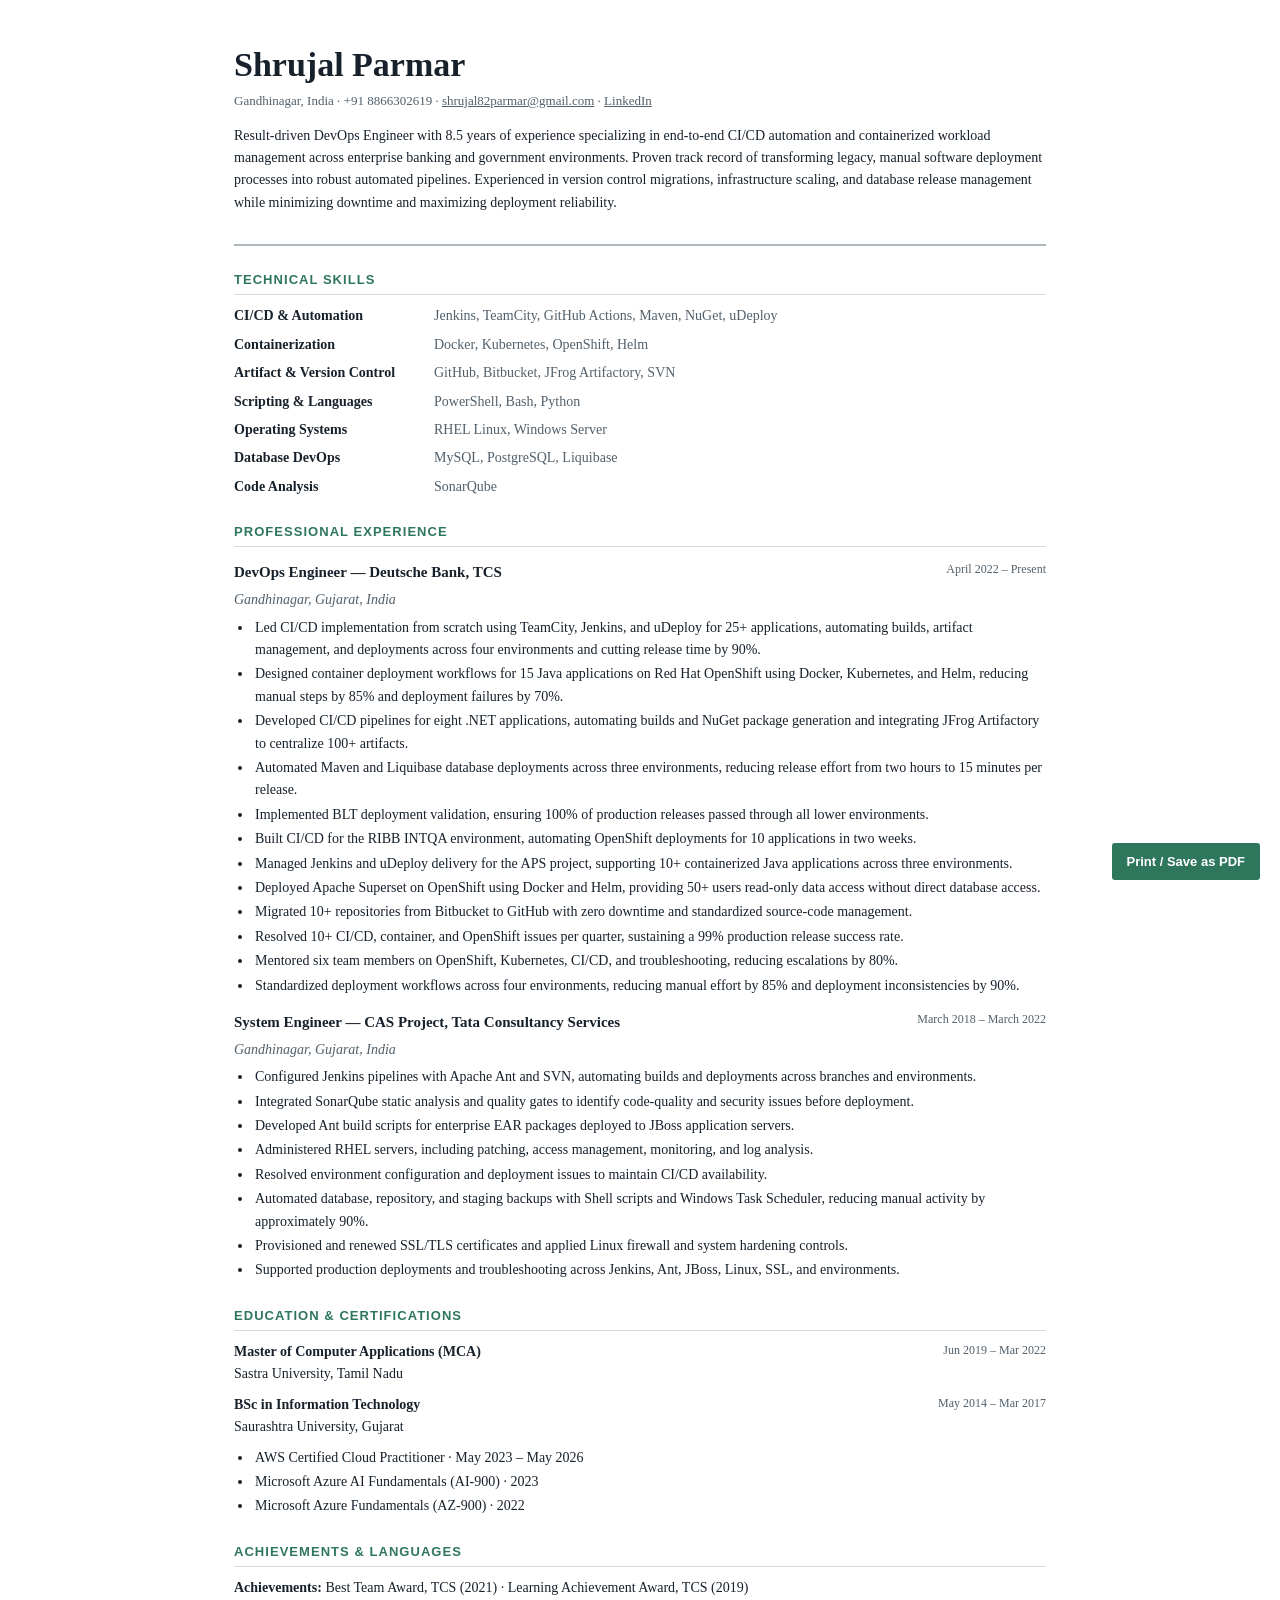
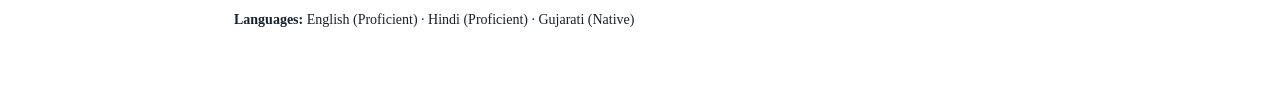
<file: resume.html>
<!doctype html>
<html lang="en">
  <head>
    <meta charset="UTF-8" />
    <meta name="viewport" content="width=device-width, initial-scale=1.0" />
    <meta name="description" content="Resume of Shrujal Parmar, DevOps Engineer." />
    <title>Shrujal Parmar | Resume</title>
    <style>
      :root { color-scheme: light; --ink: #17212b; --muted: #52606b; --line: #d5dadd; --accent: #2f775c; }
      * { box-sizing: border-box; }
      body { max-width: 920px; margin: 0 auto; padding: 45px 54px; color: var(--ink); font: 14px/1.6 Georgia, 'Times New Roman', serif; }
      a { color: inherit; }
      header { padding-bottom: 20px; border-bottom: 2px solid #aeb7bb; }
      h1 { margin: 0 0 5px; font-size: 34px; line-height: 1.2; }
      .contact { margin: 0; color: var(--muted); font-size: 13px; }
      h2 { margin: 25px 0 10px; padding-bottom: 5px; border-bottom: 1px solid var(--line); color: var(--accent); font: 700 13px/1.4 Arial, sans-serif; letter-spacing: .08em; text-transform: uppercase; }
      h3 { margin: 0; font-size: 15px; }
      p { margin: 5px 0 10px; }
      .summary { margin-top: 13px; }
      .skills { display: grid; grid-template-columns: 185px 1fr; gap: 6px 15px; margin: 0; }
      .skills dt { font-weight: 700; }
      .skills dd { margin: 0; color: var(--muted); }
      .role { margin: 13px 0 5px; display: flex; justify-content: space-between; gap: 16px; }
      .role time { flex: 0 0 auto; color: var(--muted); font-size: 12px; }
      .employer { margin: 0 0 4px; color: var(--muted); font-style: italic; }
      ul { margin: 5px 0 12px; padding-left: 19px; }
      li { padding-left: 2px; margin: 2px 0; }
      .compact-list { margin-bottom: 0; }
      .education-row { display: flex; justify-content: space-between; gap: 15px; margin: 8px 0; }
      .education-row time { color: var(--muted); font-size: 12px; }
      .toolbar { position: fixed; right: 20px; bottom: 20px; }
      .toolbar button { padding: 11px 15px; border: 0; border-radius: 3px; background: var(--accent); color: white; font: 700 13px Arial, sans-serif; cursor: pointer; }
      @media (max-width: 620px) {
        body { padding: 25px 20px; font-size: 13px; }
        h1 { font-size: 29px; }
        .skills { grid-template-columns: 1fr; gap: 2px; }
        .skills dd { margin-bottom: 6px; }
        .role, .education-row { flex-direction: column; gap: 0; }
      }
      @media print {
        body { max-width: none; padding: 0; font-size: 10.5pt; }
        .toolbar { display: none; }
        h2 { break-after: avoid; }
        .role, .education-row { break-inside: avoid; }
        a { text-decoration: none; }
      }
    </style>
  </head>
  <body>
    <div class="toolbar"><button type="button" onclick="window.print()">Print / Save as PDF</button></div>
    <header>
      <h1>Shrujal Parmar</h1>
      <p class="contact">Gandhinagar, India · +91 8866302619 · <a href="mailto:shrujal82parmar@gmail.com">shrujal82parmar@gmail.com</a> · <a href="https://www.linkedin.com/in/shrujal-parmar" target="_blank" rel="noreferrer">LinkedIn</a></p>
      <p class="summary">Result-driven DevOps Engineer with 8.5 years of experience specializing in end-to-end CI/CD automation and containerized workload management across enterprise banking and government environments. Proven track record of transforming legacy, manual software deployment processes into robust automated pipelines. Experienced in version control migrations, infrastructure scaling, and database release management while minimizing downtime and maximizing deployment reliability.</p>
    </header>

    <section>
      <h2>Technical Skills</h2>
      <dl class="skills">
        <dt>CI/CD & Automation</dt><dd>Jenkins, TeamCity, GitHub Actions, Maven, NuGet, uDeploy</dd>
        <dt>Containerization</dt><dd>Docker, Kubernetes, OpenShift, Helm</dd>
        <dt>Artifact & Version Control</dt><dd>GitHub, Bitbucket, JFrog Artifactory, SVN</dd>
        <dt>Scripting & Languages</dt><dd>PowerShell, Bash, Python</dd>
        <dt>Operating Systems</dt><dd>RHEL Linux, Windows Server</dd>
        <dt>Database DevOps</dt><dd>MySQL, PostgreSQL, Liquibase</dd>
        <dt>Code Analysis</dt><dd>SonarQube</dd>
      </dl>
    </section>

    <section>
      <h2>Professional Experience</h2>
      <div class="role"><h3>DevOps Engineer — Deutsche Bank, TCS</h3><time>April 2022 – Present</time></div>
      <p class="employer">Gandhinagar, Gujarat, India</p>
      <ul>
        <li>Led CI/CD implementation from scratch using TeamCity, Jenkins, and uDeploy for 25+ applications, automating builds, artifact management, and deployments across four environments and cutting release time by 90%.</li>
        <li>Designed container deployment workflows for 15 Java applications on Red Hat OpenShift using Docker, Kubernetes, and Helm, reducing manual steps by 85% and deployment failures by 70%.</li>
        <li>Developed CI/CD pipelines for eight .NET applications, automating builds and NuGet package generation and integrating JFrog Artifactory to centralize 100+ artifacts.</li>
        <li>Automated Maven and Liquibase database deployments across three environments, reducing release effort from two hours to 15 minutes per release.</li>
        <li>Implemented BLT deployment validation, ensuring 100% of production releases passed through all lower environments.</li>
        <li>Built CI/CD for the RIBB INTQA environment, automating OpenShift deployments for 10 applications in two weeks.</li>
        <li>Managed Jenkins and uDeploy delivery for the APS project, supporting 10+ containerized Java applications across three environments.</li>
        <li>Deployed Apache Superset on OpenShift using Docker and Helm, providing 50+ users read-only data access without direct database access.</li>
        <li>Migrated 10+ repositories from Bitbucket to GitHub with zero downtime and standardized source-code management.</li>
        <li>Resolved 10+ CI/CD, container, and OpenShift issues per quarter, sustaining a 99% production release success rate.</li>
        <li>Mentored six team members on OpenShift, Kubernetes, CI/CD, and troubleshooting, reducing escalations by 80%.</li>
        <li>Standardized deployment workflows across four environments, reducing manual effort by 85% and deployment inconsistencies by 90%.</li>
      </ul>

      <div class="role"><h3>System Engineer — CAS Project, Tata Consultancy Services</h3><time>March 2018 – March 2022</time></div>
      <p class="employer">Gandhinagar, Gujarat, India</p>
      <ul class="compact-list">
        <li>Configured Jenkins pipelines with Apache Ant and SVN, automating builds and deployments across branches and environments.</li>
        <li>Integrated SonarQube static analysis and quality gates to identify code-quality and security issues before deployment.</li>
        <li>Developed Ant build scripts for enterprise EAR packages deployed to JBoss application servers.</li>
        <li>Administered RHEL servers, including patching, access management, monitoring, and log analysis.</li>
        <li>Resolved environment configuration and deployment issues to maintain CI/CD availability.</li>
        <li>Automated database, repository, and staging backups with Shell scripts and Windows Task Scheduler, reducing manual activity by approximately 90%.</li>
        <li>Provisioned and renewed SSL/TLS certificates and applied Linux firewall and system hardening controls.</li>
        <li>Supported production deployments and troubleshooting across Jenkins, Ant, JBoss, Linux, SSL, and environments.</li>
      </ul>
    </section>

    <section>
      <h2>Education & Certifications</h2>
      <div class="education-row"><div><strong>Master of Computer Applications (MCA)</strong><br />Sastra University, Tamil Nadu</div><time>Jun 2019 – Mar 2022</time></div>
      <div class="education-row"><div><strong>BSc in Information Technology</strong><br />Saurashtra University, Gujarat</div><time>May 2014 – Mar 2017</time></div>
      <ul class="compact-list">
        <li>AWS Certified Cloud Practitioner · May 2023 – May 2026</li>
        <li>Microsoft Azure AI Fundamentals (AI-900) · 2023</li>
        <li>Microsoft Azure Fundamentals (AZ-900) · 2022</li>
      </ul>
    </section>

    <section>
      <h2>Achievements & Languages</h2>
      <p><strong>Achievements:</strong> Best Team Award, TCS (2021) · Learning Achievement Award, TCS (2019)</p>
      <p><strong>Languages:</strong> English (Proficient) · Hindi (Proficient) · Gujarati (Native)</p>
    </section>
  </body>
</html>
</file>
